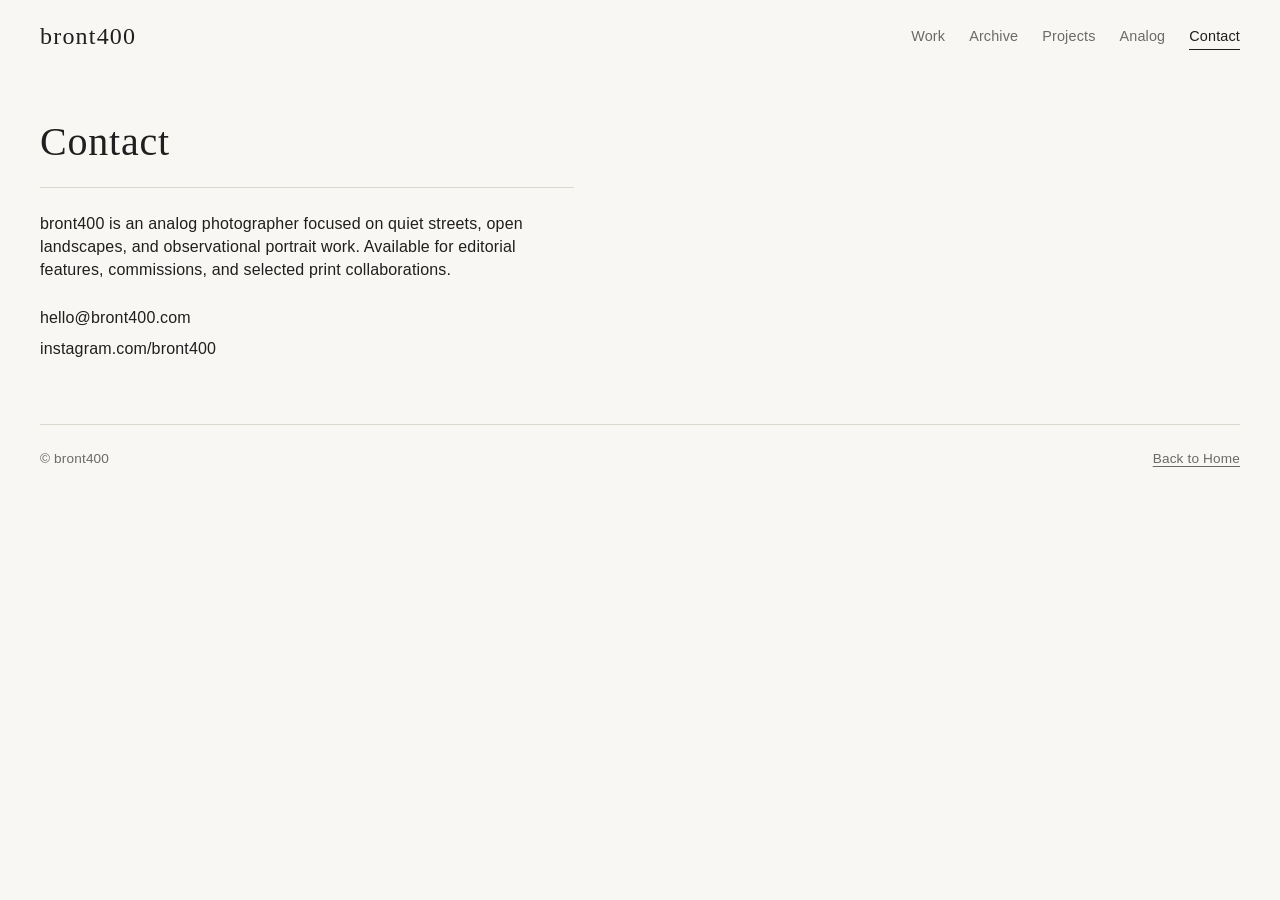
<file: contact.html>
<!DOCTYPE html>
<html lang="en">
<head>
  <meta charset="UTF-8" />
  <meta name="viewport" content="width=device-width, initial-scale=1.0" />
  <title>bront400 — Contact</title>
  <link rel="stylesheet" href="css/style.css" />
</head>
<body>
  <header class="site-header">
    <div class="nav-wrap">
      <a class="brand" href="index.html">bront400</a>
      <button class="nav-toggle" type="button" data-nav-toggle>Menu</button>
      <nav class="main-nav" data-nav-menu>
        <ul>
          <li><a href="gallery-1.html">Work</a></li>
          <li><a href="gallery-2.html">Archive</a></li>
          <li><a href="gallery-3.html">Projects</a></li>
          <li><a href="gallery-4.html">Analog</a></li>
          <li><a class="active" href="contact.html">Contact</a></li>
        </ul>
      </nav>
    </div>
  </header>

  <main class="page-wrap">
    <h1 class="page-title">Contact</h1>
    <section class="contact-block">
      <!-- Edit this paragraph with your own message -->
      <p>
        bront400 is an analog photographer focused on quiet streets, open landscapes,
        and observational portrait work. Available for editorial features, commissions,
        and selected print collaborations.
      </p>

      <div class="contact-meta">
        <!-- Replace email and Instagram links with your real info -->
        <a href="mailto:hello@bront400.com">hello@bront400.com</a>
        <a href="https://instagram.com/" target="_blank" rel="noopener">instagram.com/bront400</a>
      </div>
    </section>
  </main>

  <footer class="site-footer">
    <span>© bront400</span>
    <a href="index.html">Back to Home</a>
  </footer>

  <script src="js/main.js"></script>
</body>
</html>
</file>
<file: css/style.css>
:root {
  --bg: #f8f7f4;
  --text: #1f1f1f;
  --muted: #6c6a66;
  --line: #ddd8cf;
  --max-width: 1200px;
  --space-xs: 0.5rem;
  --space-s: 1rem;
  --space-m: 1.5rem;
  --space-l: 2.5rem;
  --space-xl: 4rem;
  --transition: 220ms ease;
}

* {
  box-sizing: border-box;
}

html,
body {
  margin: 0;
  padding: 0;
}

body {
  background: var(--bg);
  color: var(--text);
  font-family: "Helvetica Neue", Arial, sans-serif;
  line-height: 1.45;
  letter-spacing: 0.01em;
}

a {
  color: inherit;
  text-decoration: none;
}

img {
  display: block;
  width: 100%;
  height: auto;
}

.site-header {
  position: sticky;
  top: 0;
  z-index: 10;
  background: color-mix(in srgb, var(--bg), transparent 8%);
  backdrop-filter: blur(3px);
  border-bottom: 1px solid transparent;
}

.nav-wrap,
.page-wrap,
.site-footer {
  width: min(100% - 2.5rem, var(--max-width));
  margin-inline: auto;
}

.nav-wrap {
  display: flex;
  align-items: center;
  justify-content: space-between;
  min-height: 72px;
}

.brand {
  font-family: Garamond, "Times New Roman", serif;
  font-size: 1.5rem;
  letter-spacing: 0.05em;
}

.nav-toggle {
  display: none;
}

.main-nav ul {
  display: flex;
  list-style: none;
  margin: 0;
  padding: 0;
  gap: var(--space-m);
}

.main-nav a {
  position: relative;
  font-size: 0.9rem;
  color: var(--muted);
  transition: color var(--transition);
}

.main-nav a::after {
  content: "";
  position: absolute;
  left: 0;
  bottom: -0.35rem;
  width: 100%;
  height: 1px;
  background: var(--text);
  transform: scaleX(0);
  transform-origin: left;
  transition: transform var(--transition);
}

.main-nav a:hover,
.main-nav a:focus-visible,
.main-nav a.active {
  color: var(--text);
}

.main-nav a:hover::after,
.main-nav a:focus-visible::after,
.main-nav a.active::after {
  transform: scaleX(1);
}

.page-wrap {
  padding-block: var(--space-l) var(--space-xl);
}

.intro {
  margin-bottom: var(--space-l);
  max-width: 58ch;
}

.intro h1,
.page-title {
  margin: 0 0 var(--space-s);
  font-family: Garamond, "Times New Roman", serif;
  font-size: clamp(1.7rem, 4vw, 2.5rem);
  font-weight: 400;
  letter-spacing: 0.02em;
}

.intro p,
.page-lead {
  margin: 0;
  color: var(--muted);
}

.photo-grid {
  display: grid;
  grid-template-columns: repeat(12, 1fr);
  gap: var(--space-m);
}

.photo-grid figure {
  margin: 0;
}

.photo-grid img {
  background: #ece8e0;
  aspect-ratio: 4 / 5;
  object-fit: cover;
  transition: transform var(--transition), filter var(--transition);
}

.photo-grid a:hover img,
.photo-grid a:focus-visible img {
  transform: scale(1.01);
  filter: contrast(1.02);
}

.photo-grid figure:nth-child(1),
.photo-grid figure:nth-child(6) {
  grid-column: span 7;
}

.photo-grid figure:nth-child(2),
.photo-grid figure:nth-child(3),
.photo-grid figure:nth-child(4),
.photo-grid figure:nth-child(5),
.photo-grid figure:nth-child(7),
.photo-grid figure:nth-child(8) {
  grid-column: span 5;
}

.photo-grid figcaption {
  margin-top: 0.5rem;
  font-size: 0.82rem;
  color: var(--muted);
}

.gallery-grid {
  display: grid;
  grid-template-columns: repeat(auto-fit, minmax(220px, 1fr));
  gap: var(--space-s);
}

.gallery-grid a {
  display: block;
}

.gallery-grid img {
  aspect-ratio: 3 / 4;
  object-fit: cover;
}

.contact-block {
  max-width: 60ch;
  border-top: 1px solid var(--line);
  padding-top: var(--space-m);
}

.contact-block p {
  margin: 0 0 var(--space-s);
}

.contact-meta {
  display: grid;
  gap: var(--space-xs);
  margin-top: var(--space-m);
}

.site-footer {
  border-top: 1px solid var(--line);
  padding-block: var(--space-m) var(--space-l);
  display: flex;
  justify-content: space-between;
  gap: var(--space-s);
  color: var(--muted);
  font-size: 0.85rem;
}

.site-footer a {
  text-decoration: underline;
  text-underline-offset: 0.18rem;
}

.lightbox {
  position: fixed;
  inset: 0;
  z-index: 999;
  display: grid;
  place-items: center;
  background: rgb(18 17 15 / 0.87);
  opacity: 0;
  pointer-events: none;
  transition: opacity var(--transition);
}

.lightbox.is-open {
  opacity: 1;
  pointer-events: auto;
}

.lightbox img {
  max-width: min(92vw, 1200px);
  max-height: 88vh;
  width: auto;
  background: #121212;
}

.lightbox button {
  position: absolute;
  top: 1rem;
  right: 1.2rem;
  border: 0;
  background: transparent;
  color: #fff;
  font-size: 2rem;
  cursor: pointer;
}

@media (max-width: 760px) {
  .nav-wrap {
    position: relative;
    min-height: 64px;
  }

  .nav-toggle {
    display: inline-flex;
    border: 1px solid var(--line);
    background: transparent;
    padding: 0.35rem 0.6rem;
    font-size: 0.85rem;
    color: var(--muted);
    cursor: pointer;
  }

  .main-nav {
    position: absolute;
    top: 64px;
    right: 0;
    left: 0;
    background: var(--bg);
    border-bottom: 1px solid var(--line);
    display: none;
    padding: var(--space-s) 0;
  }

  .main-nav.is-open {
    display: block;
  }

  .main-nav ul {
    flex-direction: column;
    gap: var(--space-s);
    padding-inline: 1rem;
  }

  .photo-grid {
    grid-template-columns: 1fr;
  }

  .photo-grid figure {
    grid-column: span 1 !important;
  }

  .site-footer {
    flex-direction: column;
  }
}
</file>
